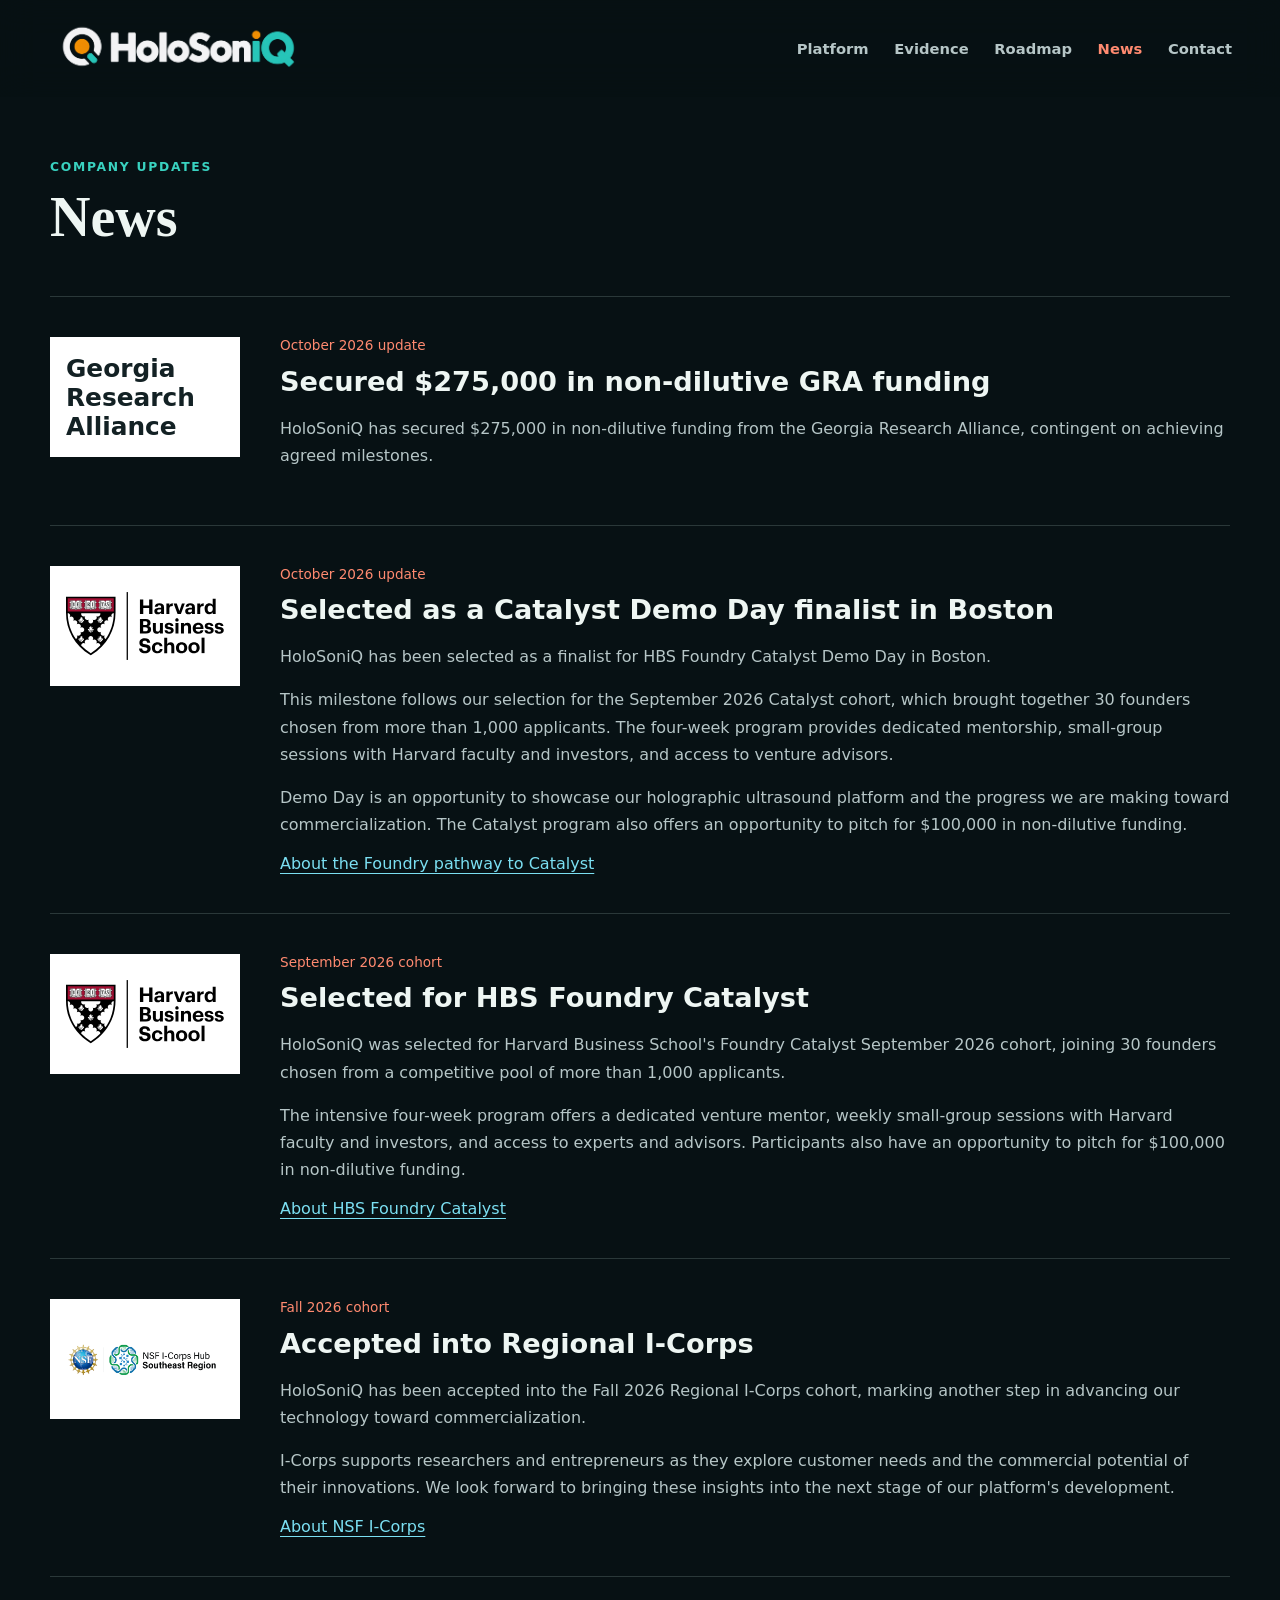
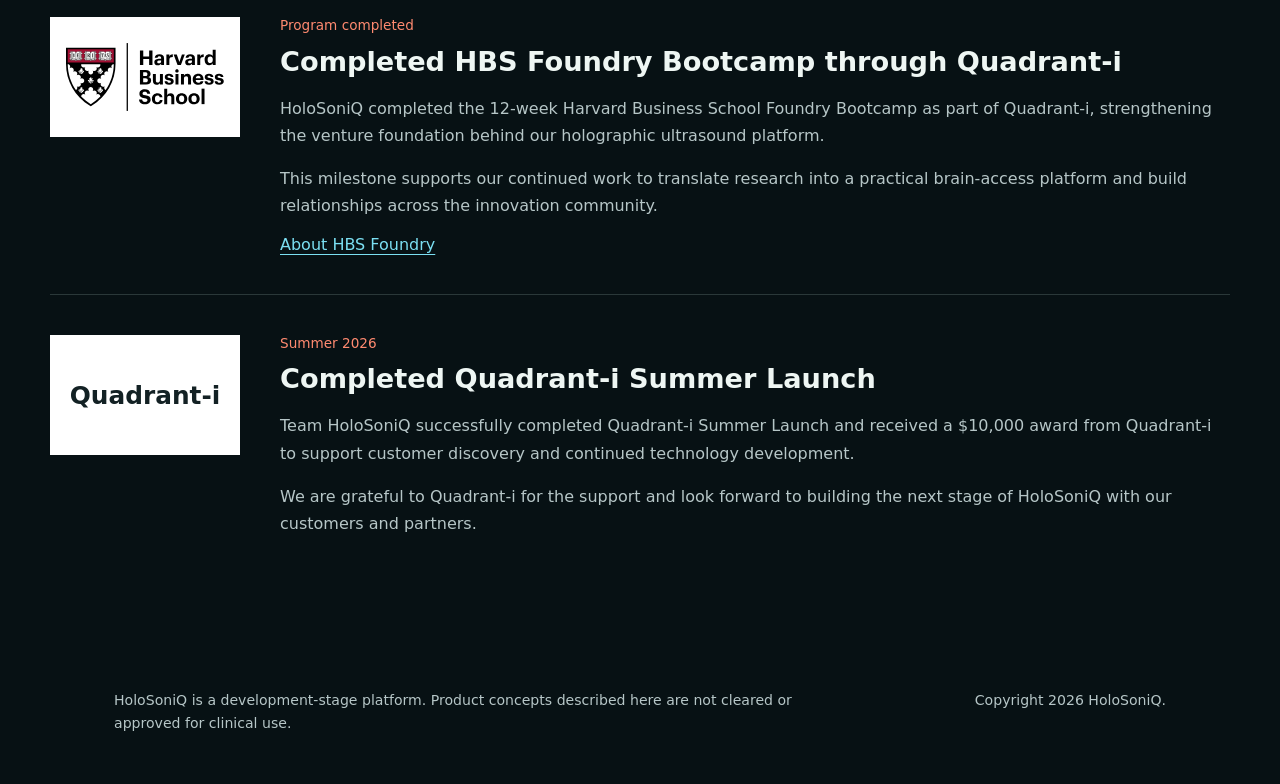
<file: news.html>
<!doctype html>
<html lang="en">
  <head>
    <meta charset="utf-8">
    <meta name="viewport" content="width=device-width, initial-scale=1">
    <title>News | HoloSoniQ</title>
    <meta name="description" content="Recent HoloSoniQ news: $275,000 in milestone-dependent, non-dilutive Georgia Research Alliance funding and selection as a Catalyst Demo Day finalist in Boston.">
    <meta name="theme-color" content="#071114">
    <link rel="canonical" href="https://holosoniq.com/news.html">
    <link rel="stylesheet" href="styles.css?v=news-1">
  </head>
  <body class="news-page">
    <header class="site-header" data-header>
      <a class="brand" href="index.html" aria-label="HoloSoniQ home">
        <img class="brand-logo" src="assets/holosoniq-logo-turquoise.png" alt="HoloSoniQ" width="2171" height="724">
      </a>
      <nav aria-label="Primary navigation">
        <a href="index.html#platform">Platform</a>
        <a href="index.html#evidence">Evidence</a>
        <a href="index.html#roadmap">Roadmap</a>
        <a href="news.html" aria-current="page">News</a>
        <a href="index.html#contact">Contact</a>
      </nav>
    </header>
    <main class="news-main">
      <div class="news-heading">
        <p class="eyebrow">Company updates</p>
        <h1>News</h1>
      </div>
      <div class="news-list">
        <article class="news-item">
          <div class="news-logo quadrant-logo">Georgia Research Alliance</div>
          <div>
            <p class="news-date">October 2026 update</p>
            <h2>Secured $275,000 in non-dilutive GRA funding</h2>
            <p>HoloSoniQ has secured $275,000 in non-dilutive funding from the Georgia Research Alliance, contingent on achieving agreed milestones.</p>
          </div>
        </article>
        <article class="news-item">
          <div class="news-logo"><img src="assets/hbs-logo.svg" alt="Harvard Business School" width="185" height="80"></div>
          <div>
            <p class="news-date">October 2026 update</p>
            <h2>Selected as a Catalyst Demo Day finalist in Boston</h2>
            <p>HoloSoniQ has been selected as a finalist for HBS Foundry Catalyst Demo Day in Boston.</p>
            <p>This milestone follows our selection for the September 2026 Catalyst cohort, which brought together 30 founders chosen from more than 1,000 applicants. The four-week program provides dedicated mentorship, small-group sessions with Harvard faculty and investors, and access to venture advisors.</p>
            <p>Demo Day is an opportunity to showcase our holographic ultrasound platform and the progress we are making toward commercialization. The Catalyst program also offers an opportunity to pitch for $100,000 in non-dilutive funding.</p>
            <a class="news-link" href="https://www.hbs.edu/foundry/bootcamps/deep-tech" target="_blank" rel="noopener">About the Foundry pathway to Catalyst</a>
          </div>
        </article>
        <article class="news-item">
          <div class="news-logo"><img src="assets/hbs-logo.svg" alt="Harvard Business School" width="185" height="80"></div>
          <div>
            <p class="news-date">September 2026 cohort</p>
            <h2>Selected for HBS Foundry Catalyst</h2>
            <p>HoloSoniQ was selected for Harvard Business School's Foundry Catalyst September 2026 cohort, joining 30 founders chosen from a competitive pool of more than 1,000 applicants.</p>
            <p>The intensive four-week program offers a dedicated venture mentor, weekly small-group sessions with Harvard faculty and investors, and access to experts and advisors. Participants also have an opportunity to pitch for $100,000 in non-dilutive funding.</p>
            <a class="news-link" href="https://www.hbs.edu/foundry/bootcamps" target="_blank" rel="noopener">About HBS Foundry Catalyst</a>
          </div>
        </article>
        <article class="news-item">
          <div class="news-logo"><img src="assets/nsf-icorps-southeast-logo.png" alt="NSF I-Corps Hub Southeast Region" width="1200" height="300" loading="lazy"></div>
          <div>
            <p class="news-date">Fall 2026 cohort</p>
            <h2>Accepted into Regional I-Corps</h2>
            <p>HoloSoniQ has been accepted into the Fall 2026 Regional I-Corps cohort, marking another step in advancing our technology toward commercialization.</p>
            <p>I-Corps supports researchers and entrepreneurs as they explore customer needs and the commercial potential of their innovations. We look forward to bringing these insights into the next stage of our platform's development.</p>
            <a class="news-link" href="https://www.nsf.gov/funding/initiatives/i-corps" target="_blank" rel="noopener">About NSF I-Corps</a>
          </div>
        </article>
        <article class="news-item">
          <div class="news-logo"><img src="assets/hbs-logo.svg" alt="Harvard Business School" width="185" height="80" loading="lazy"></div>
          <div>
            <p class="news-date">Program completed</p>
            <h2>Completed HBS Foundry Bootcamp through Quadrant-i</h2>
            <p>HoloSoniQ completed the 12-week Harvard Business School Foundry Bootcamp as part of Quadrant-i, strengthening the venture foundation behind our holographic ultrasound platform.</p>
            <p>This milestone supports our continued work to translate research into a practical brain-access platform and build relationships across the innovation community.</p>
            <a class="news-link" href="https://www.hbs.edu/foundry" target="_blank" rel="noopener">About HBS Foundry</a>
          </div>
        </article>
        <article class="news-item">
          <div class="news-logo quadrant-logo" aria-label="Quadrant-i">Quadrant-i</div>
          <div>
            <p class="news-date">Summer 2026</p>
            <h2>Completed Quadrant-i Summer Launch</h2>
            <p>Team HoloSoniQ successfully completed Quadrant-i Summer Launch and received a $10,000 award from Quadrant-i to support customer discovery and continued technology development.</p>
            <p>We are grateful to Quadrant-i for the support and look forward to building the next stage of HoloSoniQ with our customers and partners.</p>
          </div>
        </article>
      </div>
    </main>
    <footer>
      <p>HoloSoniQ is a development-stage platform. Product concepts described here are not cleared or approved for clinical use.</p>
      <p>Copyright <span data-year></span> HoloSoniQ.</p>
    </footer>
    <script src="script.js"></script>
  </body>
</html>
</file>
<file: styles.css>
:root {
  color-scheme: dark;
  --ink: #eef6f3;
  --muted: #b6c6c7;
  --quiet: #7f9496;
  --bg: #071114;
  --panel: rgba(8, 23, 27, 0.72);
  --panel-strong: #0e2227;
  --line: rgba(197, 230, 226, 0.18);
  --teal: #39d2c0;
  --cyan: #7bdff2;
  --coral: #ff8a70;
  --gold: #e1c66b;
  --white: #ffffff;
  --radius: 8px;
  --max: 1180px;
  --shadow: 0 24px 70px rgba(0, 0, 0, 0.34);
  font-family: Inter, system-ui, -apple-system, BlinkMacSystemFont, "Segoe UI", sans-serif;
}

* {
  box-sizing: border-box;
}

html {
  scroll-behavior: smooth;
}

body {
  margin: 0;
  background:
    radial-gradient(circle at 18% 18%, rgba(57, 210, 192, 0.13), transparent 28rem),
    linear-gradient(180deg, #071114 0%, #0a181b 43%, #f5f1e8 43%, #f5f1e8 100%);
  color: var(--ink);
}

a {
  color: inherit;
  text-decoration: none;
}

.site-header {
  position: fixed;
  inset: 0 0 auto;
  z-index: 10;
  display: flex;
  align-items: center;
  justify-content: space-between;
  gap: 1rem;
  padding: 1rem clamp(1rem, 4vw, 3rem);
  background: rgba(7, 17, 20, 0.44);
  border-bottom: 1px solid transparent;
  backdrop-filter: blur(18px);
  transition: background 180ms ease, border-color 180ms ease;
}

.site-header.is-scrolled {
  background: rgba(7, 17, 20, 0.86);
  border-color: var(--line);
}

.brand {
  display: inline-flex;
  align-items: center;
  width: 260px;
  height: 64px;
  overflow: hidden;
  max-width: 100%;
  flex-shrink: 0;
}

.brand-logo {
  display: block;
  width: 100%;
  height: auto;
}

nav {
  display: flex;
  gap: clamp(0.7rem, 2vw, 1.8rem);
  color: var(--muted);
  font-size: 0.92rem;
  font-weight: 600;
}

nav a:hover,
nav a:focus-visible {
  color: var(--white);
}

nav a[aria-current="page"] {
  color: var(--coral);
}

.news-page {
  background: var(--bg);
}

.news-main {
  width: min(100% - 2.2rem, var(--max));
  margin-inline: auto;
  padding: 10rem 0 4rem;
}

.news-heading h1 {
  font-size: 3.5rem;
  line-height: 1.1;
  margin-bottom: 3rem;
}

.news-item {
  display: grid;
  grid-template-columns: 190px minmax(0, 1fr);
  gap: 2.5rem;
  padding-block: 2.5rem;
  border-top: 1px solid var(--line);
}

.news-logo {
  display: flex;
  align-items: center;
  justify-content: center;
  height: 120px;
  padding: 1rem;
  background: #ffffff;
}

.news-logo img {
  max-width: 100%;
  max-height: 100%;
  width: auto;
  height: auto;
  object-fit: contain;
}

.news-logo img[alt="NSF I-Corps Hub Southeast Region"] {
  width: 100%;
  max-height: 5rem;
}

.quadrant-logo {
  color: #132124;
  font-size: 1.55rem;
  font-weight: 800;
  letter-spacing: 0;
}

.news-date {
  color: var(--coral);
  font-size: 0.85rem;
  margin-bottom: 0.7rem;
}

.news-item h2 {
  font-family: inherit;
  font-size: 1.7rem;
  line-height: 1.25;
  margin-bottom: 1rem;
}

.news-item p:not(.news-date) {
  color: var(--muted);
  line-height: 1.7;
}

.news-link {
  color: var(--cyan);
  text-decoration: underline;
  text-underline-offset: 0.25em;
}

.news-page footer p {
  color: var(--muted);
}

.hero {
  position: relative;
  min-height: 92svh;
  overflow: hidden;
  display: grid;
  align-items: end;
  padding: 7rem clamp(1.1rem, 5vw, 4rem) 3.5rem;
}

.hero-image,
.hero-shade {
  position: absolute;
  inset: 0;
  width: 100%;
  height: 100%;
}

.hero-image {
  object-fit: cover;
  object-position: 62% center;
}

.hero-shade {
  background:
    linear-gradient(90deg, rgba(7, 17, 20, 0.96) 0%, rgba(7, 17, 20, 0.74) 33%, rgba(7, 17, 20, 0.14) 68%),
    linear-gradient(0deg, rgba(7, 17, 20, 0.82) 0%, transparent 38%);
}

.hero-content {
  position: relative;
  z-index: 1;
  max-width: 760px;
}

.eyebrow {
  margin: 0 0 0.8rem;
  color: var(--teal);
  font-size: 0.77rem;
  font-weight: 800;
  letter-spacing: 0.14em;
  text-transform: uppercase;
}

h1,
h2,
h3,
p {
  margin-top: 0;
}

h1,
h2 {
  font-family: "Source Serif 4", Georgia, serif;
  letter-spacing: 0;
}

h1 {
  max-width: 10ch;
  margin-bottom: 1.2rem;
  font-size: clamp(3.4rem, 7vw, 7.5rem);
  line-height: 0.88;
}

h2 {
  color: var(--ink);
  font-size: clamp(2.15rem, 4vw, 4.6rem);
  line-height: 0.98;
}

h3 {
  font-size: 1.18rem;
  margin-bottom: 0.8rem;
}

.hero-copy {
  max-width: 680px;
  color: var(--muted);
  font-size: clamp(1.05rem, 2vw, 1.35rem);
  line-height: 1.55;
}

.hero-actions,
.contact {
  display: flex;
  align-items: center;
  gap: 0.9rem;
  flex-wrap: wrap;
}

.button {
  display: inline-flex;
  align-items: center;
  justify-content: center;
  min-height: 3rem;
  padding: 0.85rem 1.15rem;
  border: 1px solid var(--line);
  border-radius: var(--radius);
  font-weight: 800;
  transition: transform 160ms ease, background 160ms ease, border-color 160ms ease;
}

.button:hover,
.button:focus-visible {
  transform: translateY(-2px);
}

.button.primary {
  background: var(--teal);
  color: #051012;
  border-color: var(--teal);
}

.button.secondary {
  background: rgba(255, 255, 255, 0.08);
  color: var(--white);
}

.hero-panel {
  position: relative;
  z-index: 1;
  width: min(100%, 980px);
  display: grid;
  grid-template-columns: repeat(3, minmax(0, 1fr));
  gap: 1px;
  margin-top: 3rem;
  background: var(--line);
  border: 1px solid var(--line);
  box-shadow: var(--shadow);
}

.hero-panel > div {
  min-height: 150px;
  padding: 1.3rem;
  background: var(--panel);
  backdrop-filter: blur(20px);
}

.metric {
  display: block;
  margin-bottom: 0.55rem;
  color: var(--gold);
  font-size: clamp(1.7rem, 3.2vw, 3rem);
  font-weight: 800;
}

.hero-panel p,
.pillar p,
.evidence-card p,
.timeline p,
.contact p,
.intro p,
footer p {
  color: var(--muted);
  line-height: 1.65;
}

.band {
  background: #0a181b;
}

section:not(.hero) {
  padding: clamp(4.5rem, 8vw, 8rem) clamp(1.1rem, 5vw, 4rem);
}

.section-grid,
.section-heading,
.pillar-grid,
.evidence-grid,
.timeline,
.contact,
footer {
  width: min(100%, var(--max));
  margin-inline: auto;
}

.section-grid {
  display: grid;
  grid-template-columns: minmax(0, 0.88fr) minmax(0, 1fr);
  gap: clamp(2rem, 7vw, 7rem);
  align-items: start;
}

.intro p {
  font-size: clamp(1.05rem, 2vw, 1.35rem);
}

.delivery-figure {
  margin: 0;
  align-self: center;
}

.delivery-figure img,
.platform-figure img {
  display: block;
  width: 100%;
  height: auto;
}

.platform-figure {
  width: min(100%, var(--max));
  margin: 0 auto 2rem;
}

.platform-figure figcaption {
  margin-top: 0.65rem;
  color: #4d5d5f;
  font-size: 0.8rem;
  line-height: 1.5;
}

.section-heading {
  max-width: var(--max);
  margin-bottom: clamp(2rem, 4vw, 3.5rem);
}

.platform,
.roadmap {
  background: #f5f1e8;
  color: #132124;
}

.platform h2,
.roadmap h2,
.contact h2 {
  color: #132124;
}

.platform .eyebrow,
.roadmap .eyebrow,
.contact .eyebrow {
  color: #0b8179;
}

.pillar-grid,
.evidence-grid {
  display: grid;
  grid-template-columns: repeat(3, minmax(0, 1fr));
  gap: 1rem;
}

.pillar,
.evidence-card {
  min-height: 260px;
  padding: 1.45rem;
  border-radius: var(--radius);
}

.pillar {
  background: #ffffff;
  border: 1px solid rgba(19, 33, 36, 0.12);
  box-shadow: 0 12px 40px rgba(41, 54, 50, 0.08);
}

.pillar-index {
  display: inline-block;
  margin-bottom: 2.5rem;
  color: #0b8179;
  font-weight: 800;
}

.pillar p,
.timeline p,
.contact p {
  color: #4d5d5f;
}

.evidence-columns {
  width: min(100%, var(--max));
  display: grid;
  grid-template-columns: minmax(0, 1.1fr) minmax(0, 0.9fr);
  gap: 1rem;
  margin-inline: auto;
}

.evidence-column {
  padding: 1.25rem;
  background: var(--panel-strong);
  border: 1px solid var(--line);
  border-radius: var(--radius);
}

.column-heading {
  display: flex;
  align-items: end;
  justify-content: space-between;
  gap: 1rem;
  padding-bottom: 1rem;
  border-bottom: 1px solid var(--line);
}

.column-heading h3 {
  max-width: 18rem;
  margin: 0;
  color: var(--ink);
  text-align: right;
}

.column-kicker {
  color: var(--teal);
  font-size: 0.78rem;
  font-weight: 900;
  letter-spacing: 0.14em;
  text-transform: uppercase;
}

.evidence {
  color: var(--ink);
}

.evidence-card {
  background: var(--panel-strong);
  border: 1px solid var(--line);
}

.evidence-card strong {
  display: block;
  margin: 1rem 0;
  color: var(--cyan);
  font-size: 1.05rem;
}

.evidence-card a {
  display: inline-flex;
  margin-top: 0.8rem;
  color: var(--teal);
  font-weight: 800;
  text-decoration: underline;
  text-underline-offset: 0.24em;
}

.evidence-list {
  display: grid;
  gap: 1px;
  margin-top: 1rem;
  background: var(--line);
  border: 1px solid var(--line);
}

.evidence-list a {
  display: grid;
  gap: 0.75rem;
  min-height: 112px;
  padding: 1rem;
  background: #071114;
  transition: background 160ms ease, transform 160ms ease;
}

.evidence-list a:hover,
.evidence-list a:focus-visible {
  background: #0e2227;
  transform: translateY(-2px);
}

.evidence-list strong {
  display: block;
  color: var(--ink);
  font-size: 1rem;
  line-height: 1.35;
}

.evidence-list small {
  color: var(--quiet);
  line-height: 1.45;
}

.patent-list a {
  min-height: 96px;
}

.journal-badge {
  display: inline-flex;
  align-items: center;
  justify-content: center;
  width: 2.35rem;
  height: 2.35rem;
  padding: 0.38rem;
  border: 1px solid rgba(255, 255, 255, 0.48);
  border-radius: 8px;
  background: #ffffff;
  box-shadow: 0 10px 24px rgba(0, 0, 0, 0.24);
}

.journal-badge img {
  display: block;
  width: 1.45rem;
  height: 1.45rem;
  object-fit: contain;
}

.patent-number {
  display: block;
  margin-bottom: 0.25rem;
  color: var(--teal);
  font-weight: 900;
}

.sr-only {
  position: absolute;
  width: 1px;
  height: 1px;
  padding: 0;
  margin: -1px;
  overflow: hidden;
  clip: rect(0, 0, 0, 0);
  white-space: nowrap;
  border: 0;
}

.timeline {
  list-style: none;
  display: grid;
  grid-template-columns: repeat(4, minmax(0, 1fr));
  gap: 1px;
  padding: 0;
  background: rgba(19, 33, 36, 0.14);
  border: 1px solid rgba(19, 33, 36, 0.14);
}

.timeline li {
  min-height: 230px;
  padding: 1.3rem;
  background: #ffffff;
}

.timeline span {
  display: block;
  min-height: 3rem;
  margin-bottom: 2.4rem;
  color: #132124;
  font-size: 1.1rem;
  font-weight: 800;
}

.contact {
  justify-content: space-between;
  align-items: flex-end;
  gap: 2rem;
  background: #ffffff;
  color: #132124;
  border-top: 5px solid var(--coral);
}

.contact > div {
  max-width: 760px;
}

footer {
  display: flex;
  justify-content: space-between;
  gap: 1rem;
  padding: 2rem clamp(1.1rem, 5vw, 4rem) 3rem;
  color: #132124;
}

footer p {
  max-width: 720px;
  margin: 0;
  color: #5c6668;
  font-size: 0.88rem;
}

@media (max-width: 860px) {
  .site-header {
    position: absolute;
    align-items: flex-start;
    flex-wrap: wrap;
  }

  nav {
    display: flex;
    width: 100%;
    flex-wrap: wrap;
    gap: 0.75rem 1rem;
    font-size: 0.85rem;
  }

  .hero {
    min-height: auto;
    padding-top: 11rem;
  }

  .hero-image {
    object-position: 70% center;
  }

  .hero-shade {
    background:
      linear-gradient(90deg, rgba(7, 17, 20, 0.98), rgba(7, 17, 20, 0.52)),
      linear-gradient(0deg, rgba(7, 17, 20, 0.9), rgba(7, 17, 20, 0.1));
  }

  h1 {
    font-size: clamp(3.2rem, 18vw, 5.4rem);
  }

  .hero-panel,
  .section-grid,
  .pillar-grid,
  .evidence-grid,
  .evidence-columns,
  .timeline {
    grid-template-columns: 1fr;
  }

  .column-heading {
    display: block;
  }

  .column-heading h3 {
    max-width: none;
    margin-top: 0.65rem;
    text-align: left;
  }

  .pillar,
  .evidence-card,
  .timeline li {
    min-height: auto;
  }

  .timeline span {
    min-height: 0;
    margin-bottom: 0.8rem;
  }

  .contact,
  footer {
    display: block;
  }

  .contact .button {
    margin-top: 1rem;
    width: 100%;
  }

  footer p + p {
    margin-top: 0.8rem;
  }
}

@media (max-width: 480px) {
  .news-item {
    grid-template-columns: 1fr;
    gap: 1.5rem;
  }

  .news-logo {
    width: 190px;
  }

  .news-main {
    padding-top: 12rem;
  }

  .hero-actions .button {
    width: 100%;
  }

  .hero-panel > div {
    min-height: auto;
  }
}
</file>
